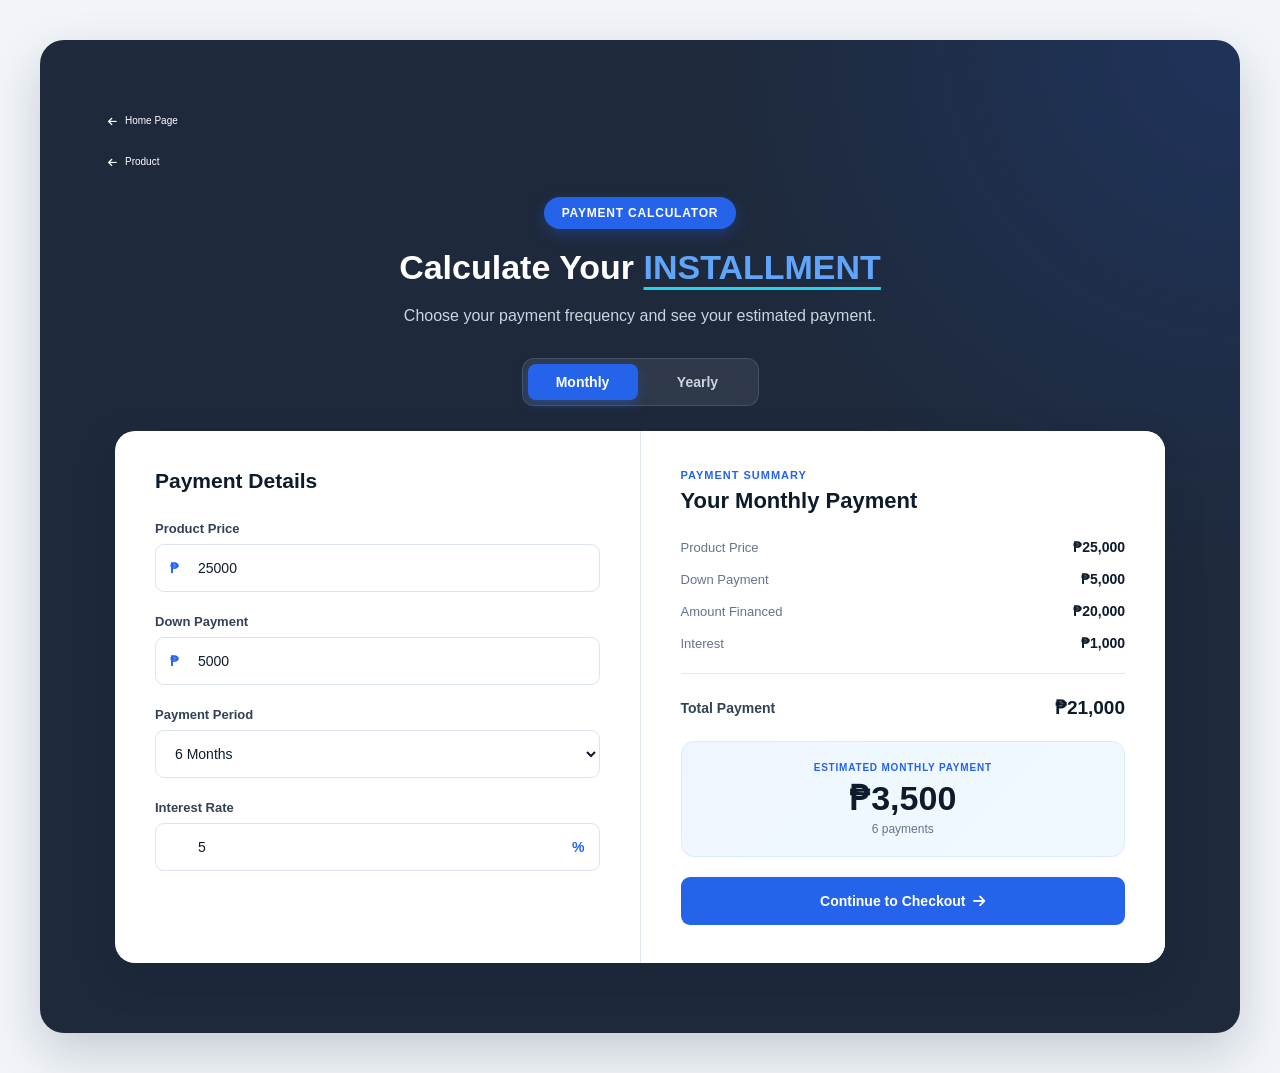
<file: installment.html>
<!doctype html>
<html lang="en">
  <head>
    <meta charset="UTF-8" />
    <meta name="viewport" content="width=device-width, initial-scale=1.0" />
    <title>Installment and Payment Plan | Dy-Tech Store</title>
    <link rel="stylesheet" href="assets/installment.css" />
    <link
      rel="stylesheet"
      href="https://cdnjs.cloudflare.com/ajax/libs/font-awesome/6.5.2/css/all.min.css"
    />
  </head>
  <body>
    <section class="payment-calculator">
      <div class="back-button">
        <!-- Product Page Button -->
        <a href="index.html" class="back-btn">
          <i class="fa-solid fa-arrow-left"></i>
          <span>Home Page</span>
        </a>
        <!--- Home Page Button-->
        <a href="product.html" class="back-btn">
          <i class="fa-solid fa-arrow-left"></i>
          <span>Product </span>
        </a>
      </div>

      <!---- Header ------>
      <div class="calculator-header">
        <div class="calculator-badge">
          <span>PAYMENT CALCULATOR</span>
          <h2>Calculate Your <strong>Installment</strong></h2>
          <p>Choose your payment frequency and see your estimated payment.</p>
        </div>
      </div>

      <!-- Monthly / Yearly -->
      <div class="calculator-tabs">
        <button class="Btn-active">Monthly</button>
        <button class="Btn">Yearly</button>
      </div>

      <!-- ONE GROUP / CONTAINER -->
      <div class="calculator-box">
        <!-- LEFT COLUMN -->
        <div class="calculator-inputs">
          <h3>Payment Details</h3>

          <!-- Product Price -->
          <div class="form-group">
            <label>Product Price</label>

            <div class="input-wrapper">
              <span>₱</span>
              <input type="number" value="25000" />
            </div>
          </div>

          <!-- Down Payment -->
          <div class="form-group">
            <label>Down Payment</label>

            <div class="input-wrapper">
              <span>₱</span>
              <input type="number" value="5000" />
            </div>
          </div>

          <!-- Payment Period -->
          <div class="form-group">
            <label>Payment Period</label>

            <select>
              <option>3 Months</option>
              <option selected>6 Months</option>
              <option>12 Months</option>
            </select>
          </div>

          <!-- Interest -->
          <div class="form-group">
            <label>Interest Rate</label>

            <div class="input-wrapper">
              <input type="number" value="5" />
              <span>%</span>
            </div>
          </div>
        </div>

        <!-- VERTICAL DIVIDER -->
        <div class="calculator-divider"></div>

        <!-- RIGHT COLUMN -->
        <div class="calculator-result">
          <span class="result-label"> PAYMENT SUMMARY </span>

          <h3>Your Monthly Payment</h3>

          <div class="payment-details">
            <div class="detail-row">
              <span>Product Price</span>
              <strong>₱25,000</strong>
            </div>

            <div class="detail-row">
              <span>Down Payment</span>
              <strong>₱5,000</strong>
            </div>

            <div class="detail-row">
              <span>Amount Financed</span>
              <strong>₱20,000</strong>
            </div>

            <div class="detail-row">
              <span>Interest</span>
              <strong>₱1,000</strong>
            </div>
          </div>

          <div class="result-divider"></div>

          <div class="total-row">
            <span>Total Payment</span>
            <strong>₱21,000</strong>
          </div>

          <!-- MAIN PAYMENT -->
          <div class="main-payment">
            <span>ESTIMATED MONTHLY PAYMENT</span>

            <strong>₱3,500</strong>

            <small>6 payments</small>
          </div>

          <button class="calculator-button">
            Continue to Checkout
            <i class="fa-solid fa-arrow-right"></i>
          </button>
        </div>
      </div>
    </section>

    <script src="script/installment.js"></script>
  </body>
</html>
</file>
<file: assets/installment.css>
* {
    margin: 0;
    padding: 0;
    box-sizing: border-box;
}

body {
    min-height: 100vh;
    padding: 40px 20px;
    font-family: Arial, Helvetica, sans-serif;
    background: #f1f5f9;
    color: #0d1b2a;
}


/*--------------------------------------------------
 Main Calculator Header
=-------------------------------------------------== */

.payment-calculator {
    width: 100%;
    max-width: 1200px;
    margin: 0 auto;
    padding: 65px 50px 70px;

    background:
        radial-gradient(
            circle at top right,
            rgba(37, 99, 235, 0.18),
            transparent 35%
        ),
        #1e293b;

    border-radius: 24px;

    box-shadow:
        0 20px 50px rgba(15, 23, 42, 0.18);

    overflow: hidden;
}


/* ==------------------------------------------------
   Calculatpr Header
--------------------------------------------------------- */

.calculator-header {
    text-align: center;
    margin-bottom: 25px;
}

.calculator-badge {
    display: flex;
    flex-direction: column;
    align-items: center;
}

.calculator-badge > span {
    display: inline-block;

    padding: 9px 18px;

    background: #2563eb;
    color: #ffffff;

    border-radius: 50px;

    font-size: 12px;
    font-weight: 700;
    letter-spacing: 0.8px;

    margin-bottom: 18px;

    box-shadow: 0 5px 15px rgba(37, 99, 235, 0.3);
}

.calculator-header h2 {
    margin: 0;

    color: #ffffff;

    font-size: 34px;
    line-height: 1.2;
    font-weight: 700;
}

.calculator-header h2 strong {
    color: #60a5fa;

    font-weight: 800;

    text-transform: uppercase;

    text-decoration: underline;
    text-decoration-color: #22d3ee;
    text-decoration-thickness: 3px;
    text-underline-offset: 8px;
}

.calculator-header p {
    max-width: 650px;

    margin: 15px auto 0;

    color: #cbd5e1;

    font-size: 16px;
    line-height: 1.6;
}


/* --------------------------------------------------------
   Monthly / Yearly
-------------------------------------------*/
.calculator-tabs {
    width: fit-content;

    display: flex;
    align-items: center;
    justify-content: center;

    gap: 5px;

    margin: 30px auto 25px;

    padding: 5px;

    background: rgba(255, 255, 255, 0.08);

    border: 1px solid rgba(255, 255, 255, 0.12);

    border-radius: 12px;

    backdrop-filter: blur(10px);
}

.calculator-tabs button {
    min-width: 110px;

    padding: 10px 22px;

    border: none;
    border-radius: 8px;

    font-size: 14px;
    font-weight: 600;

    cursor: pointer;

    transition:
        background 0.25s ease,
        color 0.25s ease,
        transform 0.25s ease;
}

.calculator-tabs .Btn-active {
    background: #2563eb;
    color: #ffffff;

    box-shadow:
        0 4px 12px rgba(37, 99, 235, 0.35);
}

.calculator-tabs .Btn {
    background: transparent;
    color: #cbd5e1;
}

.calculator-tabs .Btn:hover {
    background: rgba(255, 255, 255, 0.1);
    color: #ffffff;
}

.calculator-tabs .Btn-active:hover {
    background: #1d4ed8;
}


/* ----------------------------------------------
  Main Calculator Box
=------------------------------------------------------ */

.calculator-box {
    width: 100%;
    max-width: 1050px;

    margin: 0 auto;

    display: grid;

    grid-template-columns: 1fr 1px 1fr;

    background: #ffffff;

    border-radius: 20px;

    overflow: hidden;

    box-shadow:
        0 15px 40px rgba(15, 23, 42, 0.15);
}


/*--------------------------------------------------
   LEFT SIDE
=----------------------------------------------------- */

.calculator-inputs {
    padding: 38px 40px;
}

.calculator-inputs h3 {
    margin-bottom: 28px;

    color: #0d1b2a;

    font-size: 21px;
    font-weight: 700;
}


/* ============================================================
   FORM GROUP
============================================================ */

.form-group {
    margin-bottom: 22px;
}

.form-group:last-child {
    margin-bottom: 0;
}

.form-group label {
    display: block;

    margin-bottom: 8px;

    color: #334155;

    font-size: 13px;
    font-weight: 600;
}


/* ============================================================
   INPUT WRAPPER
============================================================ */

.input-wrapper {
    position: relative;

    display: flex;
    align-items: center;
}

.input-wrapper > span {
    position: absolute;

    color: #2563eb;

    font-size: 14px;
    font-weight: 700;

    pointer-events: none;
}

.input-wrapper > span:first-child {
    left: 15px;
}

.input-wrapper > span:last-child {
    right: 15px;
}


/* ============================================================
   INPUT
============================================================ */

.input-wrapper input {
    width: 100%;
    height: 48px;


    padding: 0 42px;

    border: 1px solid #dbe4f0;

    border-radius: 9px;

    outline: none;

    background: #ffffff;

    color: #0d1b2a;

    font-size: 14px;

    transition:
        border-color 0.2s ease,
        box-shadow 0.2s ease;
}

.input-wrapper input:focus {
    border-color: #2563eb;

    box-shadow:
        0 0 0 3px rgba(37, 99, 235, 0.1);
        cursor: pointer;
}


/* ============================================================
   SELECT
============================================================ */

.form-group select {
    width: 100%;
    height: 48px;

    padding: 0 15px;

    border: 1px solid #dbe4f0;

    border-radius: 9px;

    outline: none;

    background: #ffffff;

    color: #0d1b2a;

    font-size: 14px;

    cursor: pointer;

    transition:
        border-color 0.2s ease,
        box-shadow 0.2s ease;
}

.form-group select:focus {
    border-color: #2563eb;

    box-shadow:
        0 0 0 3px rgba(37, 99, 235, 0.1);
}


/* ============================================================
   VERTICAL DIVIDER
============================================================ */

.calculator-divider {
    width: 1px;

    background: #e2e8f0;
}


/* ============================================================
   RIGHT SIDE
============================================================ */

.calculator-result {
    padding: 38px 40px;

    background: #ffffff;
}


/* ============================================================
   RESULT LABEL
============================================================ */

.result-label {
    display: block;

    margin-bottom: 7px;

    color: #2563eb;

    font-size: 11px;
    font-weight: 800;

    letter-spacing: 1px;
}


/* ============================================================
   RESULT TITLE
============================================================ */

.calculator-result h3 {
    margin-bottom: 25px;

    color: #0d1b2a;

    font-size: 22px;
    font-weight: 700;
}


/*----------------------------------------------------------
   PAYMENT DETAILS
==----------------------------------= */

.payment-details {
    display: flex;
    flex-direction: column;

    gap: 16px;
}

.detail-row {
    display: flex;

    justify-content: space-between;
    align-items: center;

    gap: 20px;
}

.detail-row span {
    color: #64748b;

    font-size: 13px;
}

.detail-row strong {
    color: #0d1b2a;

    font-size: 14px;
    font-weight: 700;
}


/* --------------------------------------------------------------
   RESULT DIVIDER
================------------------------------------ */

.result-divider {
    width: 100%;
    height: 1px;

    margin: 22px 0;

    background: #e2e8f0;
}


/*===--------------------------------------------
   Total
---------------------------------------------------= */

.total-row {
    display: flex;

    justify-content: space-between;
    align-items: center;
}

.total-row span {
    color: #334155;

    font-size: 14px;
    font-weight: 600;
}

.total-row strong {
    color: #0d1b2a;

    font-size: 19px;
    font-weight: 800;
}


/*--------------------------------------------------------
   Main Payment
--------------------------------------------------- */

.main-payment {
    margin-top: 22px;

    padding: 20px;

    text-align: center;

    background:
        linear-gradient(
            135deg,
            #eff6ff,
            #f0f9ff
        );

    border: 1px solid #dbeafe;

    border-radius: 13px;
}

.main-payment span {
    display: block;

    color: #2563eb;

    font-size: 10px;
    font-weight: 800;

    letter-spacing: 0.8px;
}

.main-payment strong {
    display: block;

    margin-top: 5px;

    color: #0d1b2a;

    font-size: 34px;
    font-weight: 800;
}

.main-payment small {
    display: block;

    margin-top: 4px;

    color: #64748b;

    font-size: 12px;
}


/* ============================================================
   CHECKOUT BUTTON
============================================================ */

.calculator-button {
    width: 100%;
    height: 48px;

    display: flex;

    justify-content: center;
    align-items: center;

    gap: 8px;

    margin-top: 20px;

    border: none;

    border-radius: 9px;

    background: #2563eb;

    color: #ffffff;

    font-size: 14px;
    font-weight: 700;

    cursor: pointer;

    transition:
        background 0.25s ease,
        transform 0.25s ease,
        box-shadow 0.25s ease;
}

.calculator-button:hover {
    background: #1d4ed8;

    transform: translateY(-2px);

    box-shadow:
        0 8px 18px rgba(37, 99, 235, 0.25);
}

.calculator-button:active {
    transform: translateY(0);
}

.back-button {
    display: flex;
    flex-direction: column;
    gap: 10px;
    align-items: flex-start;
    margin-bottom: 20px;
}

.back-btn {
    display: inline-flex;
    align-items: center;
    gap: 8px;
    padding: 10px 18px ;
    background:transparent;
    border-radius: 8px;
    font-weight: 200;
    font-size: 10px;
    color: #ffffff;
    text-decoration: none;
    transition: backgriund 0.2s ease, transform 0.2s ease;
}

.back-btn:hover {
    background:#2563eb;
    color: #fff;
    transform: translateX(-3px);
}

/* ============================================================
   RESPONSIVE — TABLET
============================================================ */

@media (max-width: 900px) {

    .payment-calculator {
        padding: 50px 25px 55px;
    }

    .calculator-box {
        grid-template-columns: 1fr;
    }

    .calculator-divider {
        width: 100%;
        height: 1px;
    }

    .calculator-inputs,
    .calculator-result {
        padding: 32px;
    }
}


/* ============================================================
   RESPONSIVE — MOBILE
============================================================ */

@media (max-width: 600px) {

    body {
        padding: 20px 10px;
    }

    .payment-calculator {
        padding: 40px 15px 45px;

        border-radius: 18px;
    }

    .calculator-header h2 {
        font-size: 27px;
    }

    .calculator-header p {
        font-size: 14px;
    }

    .calculator-tabs {
        width: 100%;
    }

    .calculator-tabs button {
        flex: 1;

        min-width: 0;

        padding: 10px 15px;
    }

    .calculator-inputs,
    .calculator-result {
        padding: 25px 20px;
    }

    .calculator-inputs h3 {
        font-size: 19px;
    }

    .calculator-result h3 {
        font-size: 20px;
    }

    .main-payment strong {
        font-size: 29px;
    }

    .detail-row span,
    .detail-row strong {
        font-size: 13px;
    }
}


/* ============================================================
   VERY SMALL PHONES
============================================================ */

@media (max-width: 380px) {

    .calculator-header h2 {
        font-size: 24px;
    }

    .calculator-tabs button {
        font-size: 13px;
        padding: 9px 10px;
    }

    .calculator-inputs,
    .calculator-result {
        padding: 22px 16px;
    }

    .main-payment {
        padding: 17px 10px;
    }

    .main-payment strong {
        font-size: 26px;
    }
}
</file>
